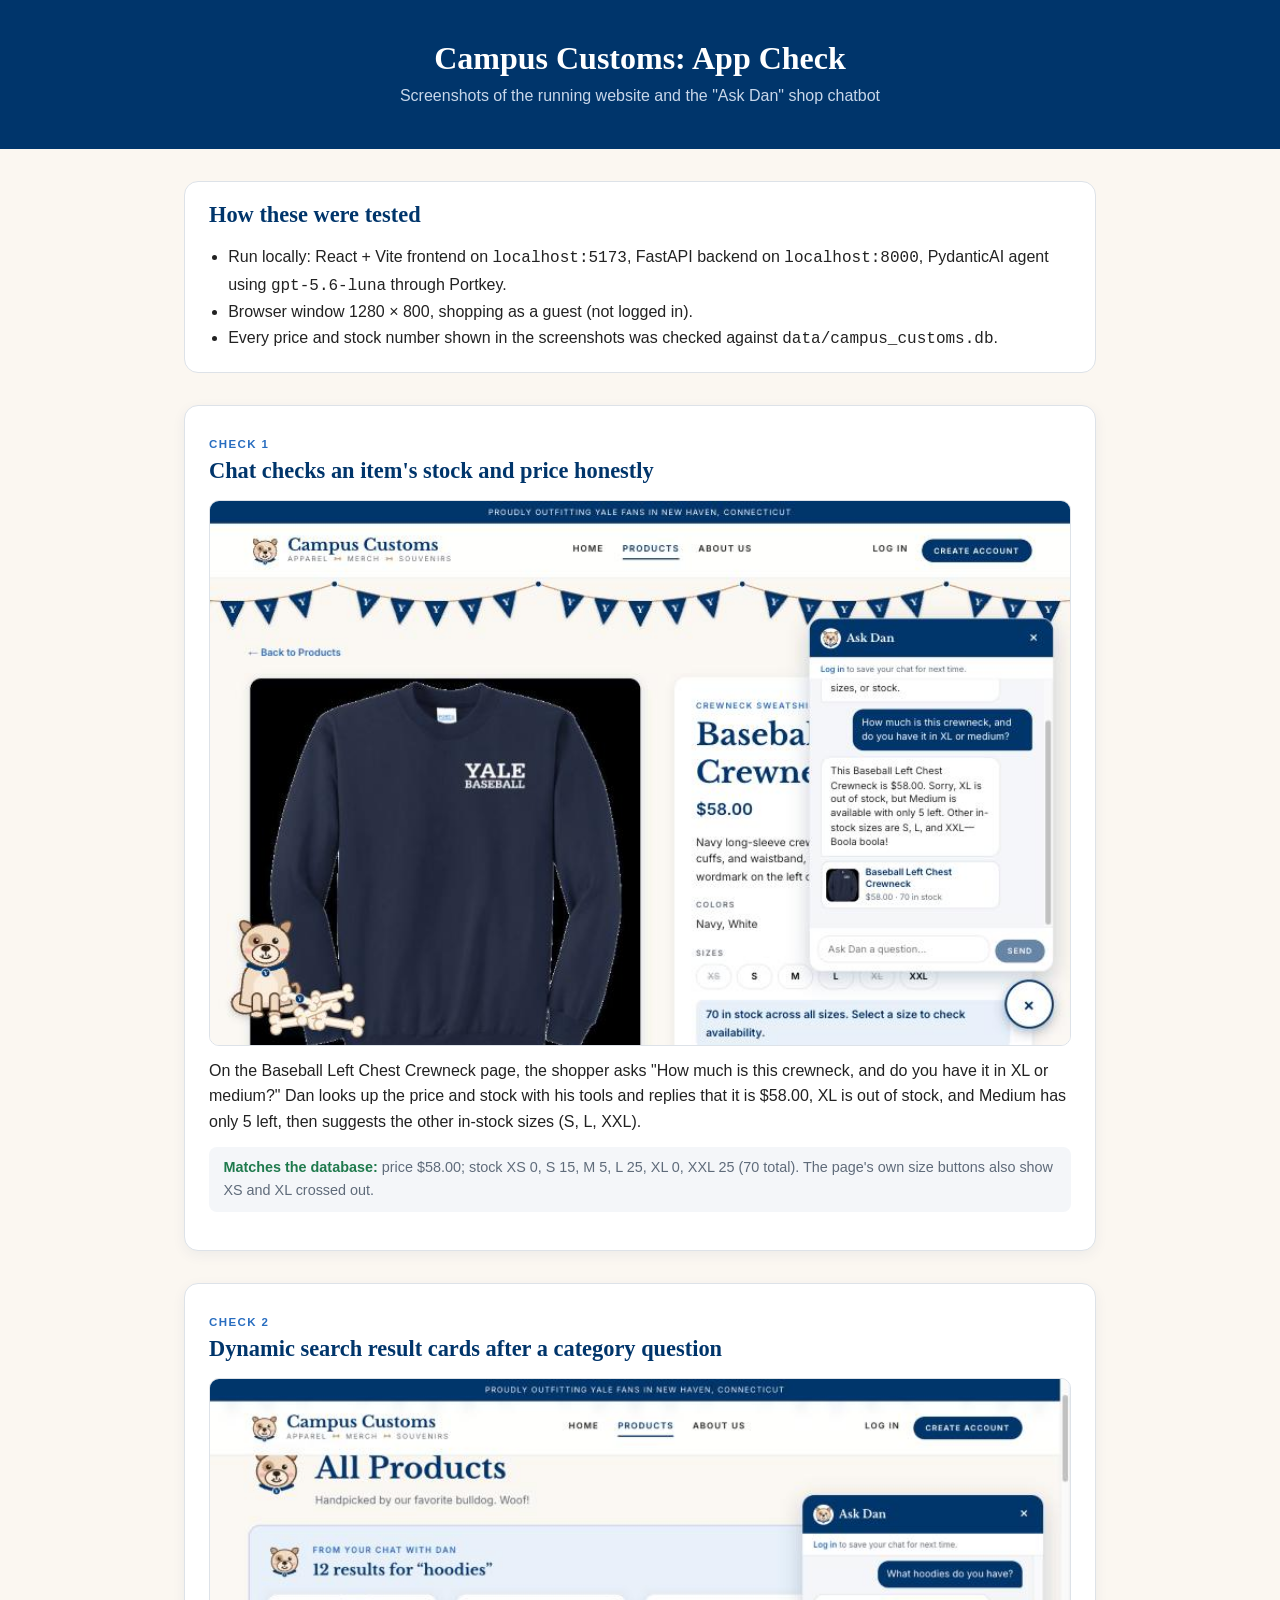
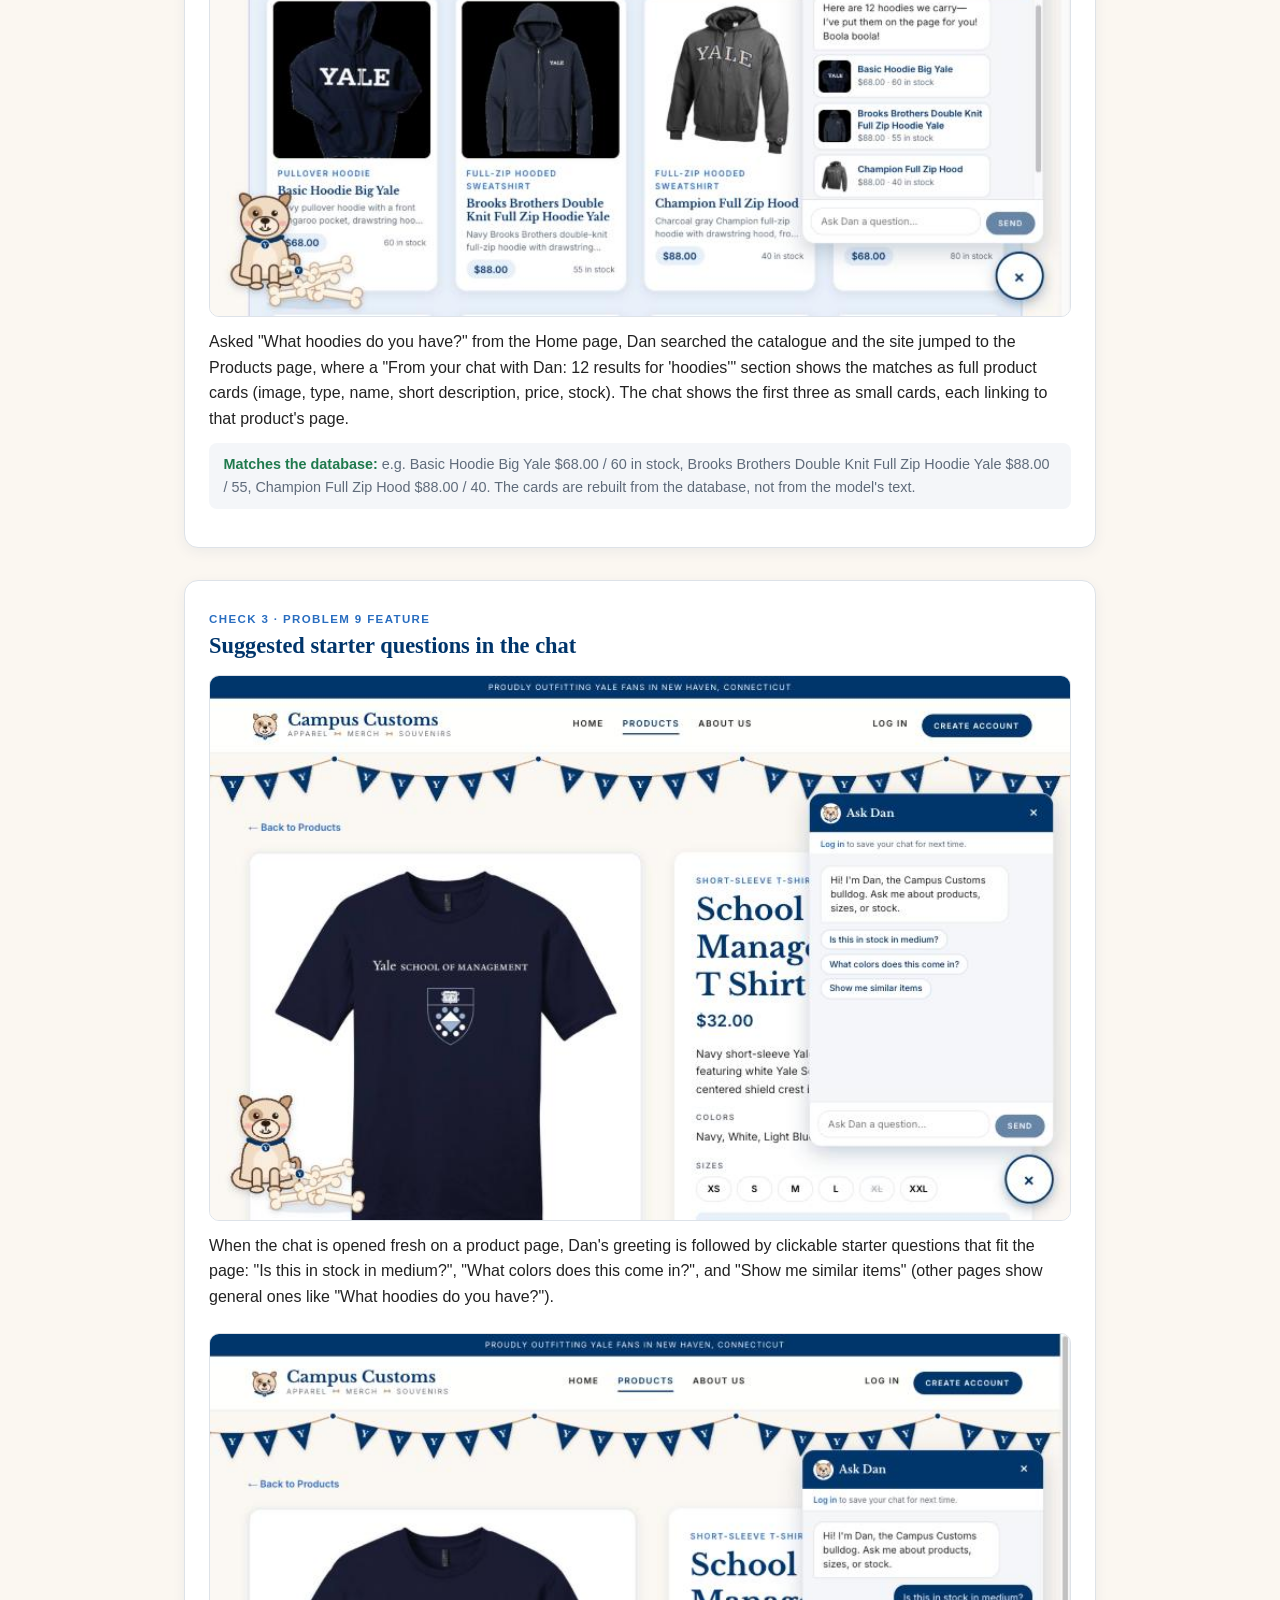
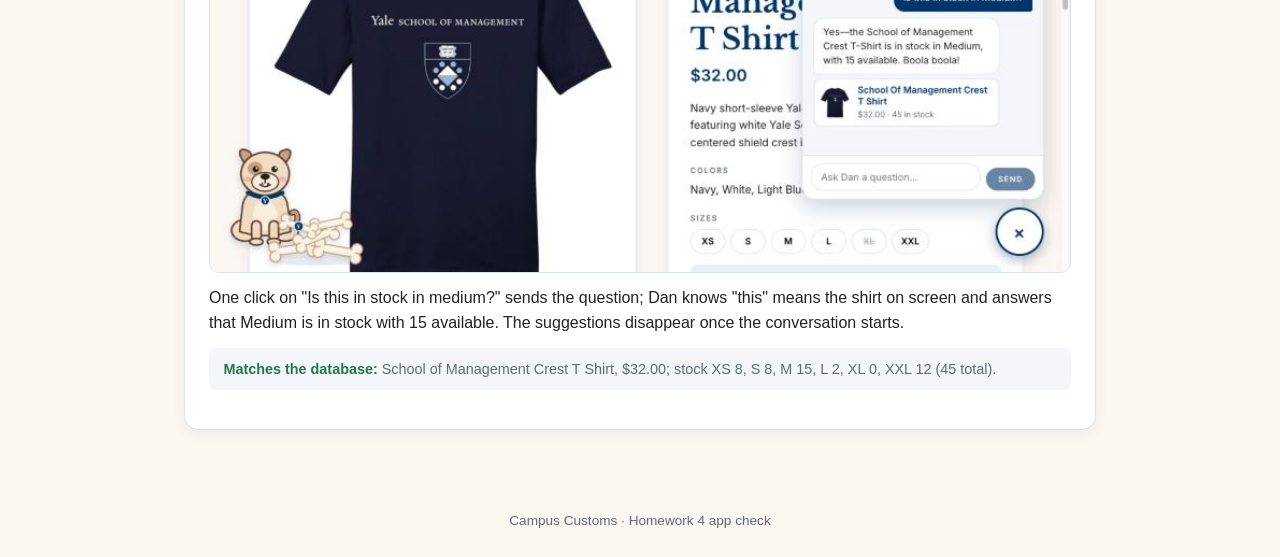
<file: output/app_check.html>
<!doctype html>
<html lang="en">
  <head>
    <meta charset="UTF-8" />
    <meta name="viewport" content="width=device-width, initial-scale=1.0" />
    <title>Campus Customs: App Check</title>
    <style>
      :root {
        --yale-blue: #00356b;
        --yale-blue-light: #286dc0;
        --ink: #222;
        --muted: #5f6b7a;
        --line: #dde2e8;
        --cream: #fbf7f1;
      }
      * { box-sizing: border-box; }
      body {
        margin: 0;
        background: var(--cream);
        color: var(--ink);
        font: 16px/1.6 -apple-system, "Helvetica Neue", Arial, sans-serif;
      }
      header {
        background: var(--yale-blue);
        color: #fff;
        padding: 2.5rem 1.5rem;
        text-align: center;
      }
      header h1 { margin: 0 0 0.4rem; font: 700 2rem Georgia, "Times New Roman", serif; }
      header p { margin: 0; color: #c8d7ea; }
      main { max-width: 960px; margin: 0 auto; padding: 2rem 1.5rem 3rem; }
      .summary {
        background: #fff;
        border: 1px solid var(--line);
        border-radius: 14px;
        padding: 1.25rem 1.5rem;
        margin-bottom: 2rem;
      }
      .summary h2 { margin-top: 0; }
      .summary ul { margin: 0.5rem 0 0; padding-left: 1.2rem; }
      section.check {
        background: #fff;
        border: 1px solid var(--line);
        border-radius: 14px;
        padding: 1.5rem;
        margin-bottom: 2rem;
        box-shadow: 0 4px 14px rgba(0, 53, 107, 0.06);
      }
      h2 { font: 700 1.4rem Georgia, "Times New Roman", serif; color: var(--yale-blue); margin: 0 0 1rem; }
      .label {
        display: inline-block;
        font-size: 0.72rem;
        font-weight: 700;
        letter-spacing: 0.12em;
        text-transform: uppercase;
        color: var(--yale-blue-light);
        margin-bottom: 0.25rem;
      }
      figure { margin: 0; }
      figure + figure { margin-top: 1.5rem; }
      figure img {
        display: block;
        width: 100%;
        height: auto;
        border: 1px solid var(--line);
        border-radius: 10px;
      }
      figcaption { margin-top: 0.75rem; color: var(--ink); }
      .verified {
        margin-top: 0.75rem;
        font-size: 0.9rem;
        color: var(--muted);
        background: #f4f6f9;
        border-radius: 8px;
        padding: 0.6rem 0.9rem;
      }
      .verified strong { color: #1f7a4d; }
      footer { text-align: center; color: var(--muted); font-size: 0.85rem; padding-bottom: 2rem; }
    </style>
  </head>
  <body>
    <header>
      <h1>Campus Customs: App Check</h1>
      <p>Screenshots of the running website and the "Ask Dan" shop chatbot</p>
    </header>

    <main>
      <div class="summary">
        <h2>How these were tested</h2>
        <ul>
          <li>Run locally: React + Vite frontend on <code>localhost:5173</code>, FastAPI backend on <code>localhost:8000</code>, PydanticAI agent using <code>gpt-5.6-luna</code> through Portkey.</li>
          <li>Browser window 1280 × 800, shopping as a guest (not logged in).</li>
          <li>Every price and stock number shown in the screenshots was checked against <code>data/campus_customs.db</code>.</li>
        </ul>
      </div>

      <section class="check">
        <span class="label">Check 1</span>
        <h2>Chat checks an item's stock and price honestly</h2>
        <figure>
          <img
            src="app_check_images/01-chat-inventory-check.jpg"
            alt="Product page for the Baseball Left Chest Crewneck with the Ask Dan chat open. The customer asks the price and whether it comes in XL or medium; Dan replies it is $58.00, XL is out of stock, Medium has only 5 left, and S, L, and XXL are in stock."
          />
          <figcaption>
            On the Baseball Left Chest Crewneck page, the shopper asks "How much is this crewneck, and do you have it in
            XL or medium?" Dan looks up the price and stock with his tools and replies that it is $58.00, XL is out of
            stock, and Medium has only 5 left, then suggests the other in-stock sizes (S, L, XXL).
          </figcaption>
        </figure>
        <p class="verified">
          <strong>Matches the database:</strong> price $58.00; stock XS 0, S 15, M 5, L 25, XL 0, XXL 25 (70 total). The
          page's own size buttons also show XS and XL crossed out.
        </p>
      </section>

      <section class="check">
        <span class="label">Check 2</span>
        <h2>Dynamic search result cards after a category question</h2>
        <figure>
          <img
            src="app_check_images/02-hoodie-search-results.jpg"
            alt="All Products page showing a highlighted 'From your chat with Dan: 12 results for hoodies' section with hoodie product cards (photo, name, short description, price, stock), and the chat panel showing the question 'What hoodies do you have?' with Dan's reply and three small product cards."
          />
          <figcaption>
            Asked "What hoodies do you have?" from the Home page, Dan searched the catalogue and the site jumped to the
            Products page, where a "From your chat with Dan: 12 results for 'hoodies'" section shows the matches as full
            product cards (image, type, name, short description, price, stock). The chat shows the first three as small cards, each linking
            to that product's page.
          </figcaption>
        </figure>
        <p class="verified">
          <strong>Matches the database:</strong> e.g. Basic Hoodie Big Yale $68.00 / 60 in stock, Brooks Brothers Double
          Knit Full Zip Hoodie Yale $88.00 / 55, Champion Full Zip Hood $88.00 / 40. The cards are rebuilt from the
          database, not from the model's text.
        </p>
      </section>

      <section class="check">
        <span class="label">Check 3 &middot; Problem 9 feature</span>
        <h2>Suggested starter questions in the chat</h2>
        <figure>
          <img
            src="app_check_images/03-starter-questions.jpg"
            alt="School of Management Crest T Shirt product page with a fresh Ask Dan chat showing three clickable suggestion chips: 'Is this in stock in medium?', 'What colors does this come in?', and 'Show me similar items'."
          />
          <figcaption>
            When the chat is opened fresh on a product page, Dan's greeting is followed by clickable starter questions
            that fit the page: "Is this in stock in medium?", "What colors does this come in?", and "Show me similar
            items" (other pages show general ones like "What hoodies do you have?").
          </figcaption>
        </figure>
        <figure>
          <img
            src="app_check_images/04-starter-question-answered.jpg"
            alt="The same page after clicking the first suggestion: the chat shows 'Is this in stock in medium?' and Dan's reply that the School of Management Crest T-Shirt is in stock in Medium with 15 available, with a product card showing $32.00 and 45 in stock."
          />
          <figcaption>
            One click on "Is this in stock in medium?" sends the question; Dan knows "this" means the shirt on screen and
            answers that Medium is in stock with 15 available. The suggestions disappear once the conversation starts.
          </figcaption>
        </figure>
        <p class="verified">
          <strong>Matches the database:</strong> School of Management Crest T Shirt, $32.00; stock XS 8, S 8, M 15, L 2,
          XL 0, XXL 12 (45 total).
        </p>
      </section>
    </main>

    <footer>Campus Customs &middot; Homework 4 app check</footer>
  </body>
</html>
</file>
